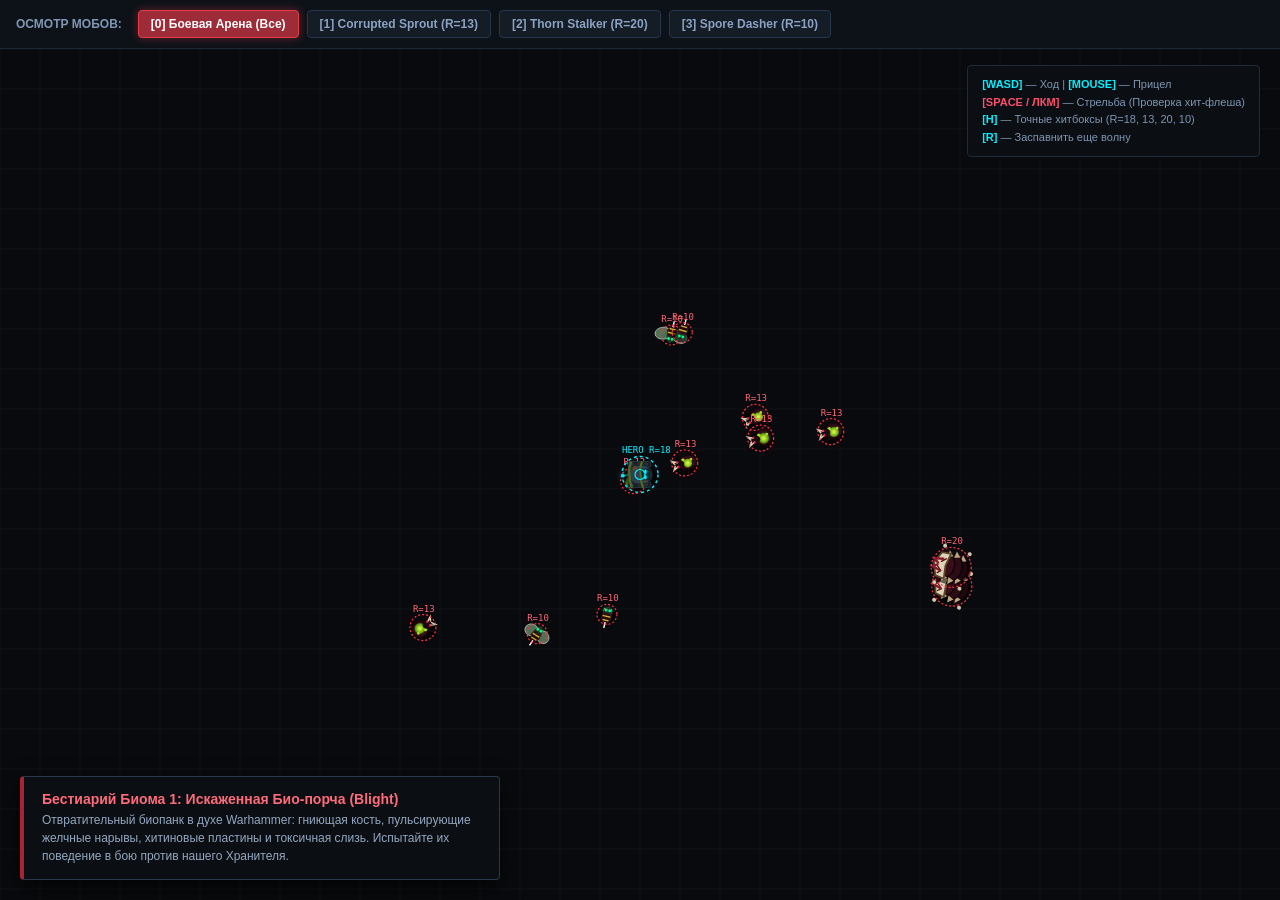
<file: custodian_test.html>
<!DOCTYPE html>
<html lang="ru">
<head>
  <meta charset="UTF-8">
  <title>PROJECT CUSTODIAN — Step 2: Warhammer Mobs</title>
  <style>
    * { box-sizing: border-box; }
    html, body {
      margin: 0; padding: 0; width: 100%; height: 100%;
      overflow: hidden; background: #080a0c;
      font-family: -apple-system, BlinkMacSystemFont, 'Segoe UI', Roboto, sans-serif;
      color: #c0d1e6; user-select: none;
    }
    #wrapper { position: relative; width: 100vw; height: 100vh; display: flex; flex-direction: column; }
    #nav {
      display: flex; gap: 8px; padding: 10px 16px;
      background: #0d1218; border-bottom: 1px solid #1c2633; z-index: 10;
      align-items: center;
    }
    .btn {
      background: #141c26; border: 1px solid #27364a; color: #8ba2c2;
      padding: 6px 12px; border-radius: 4px; font-size: 12px; font-weight: 600;
      cursor: pointer; transition: all 0.15s ease;
    }
    .btn:hover { background: #1c2838; color: #fff; }
    .btn.active {
      background: #9d2b38; color: #fff; border-color: #e63946;
      box-shadow: 0 0 10px rgba(230, 57, 70, 0.4);
    }
    #canvas-wrap { position: relative; flex: 1; width: 100%; height: 100%; }
    canvas { display: block; width: 100%; height: 100%; }
    #card {
      position: absolute; bottom: 20px; left: 20px;
      background: rgba(12, 16, 22, 0.94); border: 1px solid #28374a;
      border-left: 4px solid #a82435; border-radius: 4px;
      padding: 14px 18px; max-width: 480px; pointer-events: none;
      backdrop-filter: blur(8px); box-shadow: 0 8px 24px rgba(0,0,0,0.6);
    }
    #card-title { font-size: 14px; font-weight: bold; color: #ff6b7a; margin-bottom: 4px; }
    #card-desc { font-size: 12px; color: #94a7bf; line-height: 1.5; }
    #hud-right {
      position: absolute; top: 16px; right: 20px;
      background: rgba(12, 16, 22, 0.9); border: 1px solid #202b3a;
      border-radius: 4px; padding: 10px 14px; font-size: 11px; color: #7f95b0;
      pointer-events: none; line-height: 1.6;
    }
    #hud-right span { color: #00f0ff; font-weight: bold; }
    #hud-right .wh { color: #ff4d6d; font-weight: bold; }
  </style>
</head>
<body>
  <div id="wrapper">
    <div id="nav">
      <span style="font-size:12px; font-weight:bold; color:#7f97b5; margin-right:8px;">ОСМОТР МОБОВ:</span>
      <button class="btn active" id="btn-arena">[0] Боевая Арена (Все)</button>
      <button class="btn" id="btn-sprout">[1] Corrupted Sprout (R=13)</button>
      <button class="btn" id="btn-stalker">[2] Thorn Stalker (R=20)</button>
      <button class="btn" id="btn-dasher">[3] Spore Dasher (R=10)</button>
    </div>

    <div id="canvas-wrap">
      <canvas id="stage"></canvas>

      <div id="hud-right">
        <span>[WASD]</span> — Ход | <span>[MOUSE]</span> — Прицел<br>
        <span class="wh">[SPACE / ЛКМ]</span> — Стрельба (Проверка хит-флеша)<br>
        <span>[H]</span> — Точные хитбоксы (R=18, 13, 20, 10)<br>
        <span>[R]</span> — Заспавнить еще волну
      </div>

      <div id="card">
        <div id="card-title">Бестиарий Биома 1: Искаженная Био-порча (Blight)</div>
        <div id="card-desc">Отвратительный биопанк в духе Warhammer: гниющая кость, пульсирующие желчные нарывы, хитиновые пластины и токсичная слизь. Испытайте их поведение в бою против нашего Хранителя.</div>
      </div>
    </div>
  </div>

  <script>
    // =========================================================================
    // 0. ПРОЦЕДУРНЫЙ СПРАЙТ УТВЕРЖДЕННОГО ХРАНИТЕЛЯ (ВАРИАНТ №4)
    // =========================================================================
    function drawVine(ctx, pts, w = 1.6) {
      ctx.save();
      ctx.strokeStyle = '#32471e';
      ctx.lineWidth = w + 0.8;
      ctx.beginPath();
      ctx.moveTo(pts[0].x, pts[0].y + 0.6);
      for (let i = 1; i < pts.length; i++) ctx.lineTo(pts[i].x, pts[i].y + 0.6);
      ctx.stroke();

      ctx.strokeStyle = '#4e6b2c';
      ctx.lineWidth = w;
      ctx.beginPath();
      ctx.moveTo(pts[0].x, pts[0].y);
      for (let i = 1; i < pts.length; i++) ctx.lineTo(pts[i].x, pts[i].y);
      ctx.stroke();
      ctx.restore();
    }

    function drawHeroCustodian(ctx, t, moving, dashing) {
      // Траки
      [-13, 7].forEach(ty => {
        ctx.fillStyle = '#161d26';
        ctx.beginPath(); ctx.roundRect(-12, ty, 23, 6, 2.5); ctx.fill();
        ctx.strokeStyle = '#273445'; ctx.lineWidth = 1; ctx.stroke();
        [-8, -1, 6].forEach(rx => {
          ctx.fillStyle = '#42372d';
          ctx.beginPath(); ctx.arc(rx, ty + 3, 2, 0, Math.PI * 2); ctx.fill();
          ctx.fillStyle = '#222c3a';
          ctx.beginPath(); ctx.arc(rx, ty + 3, 1.2, 0, Math.PI * 2); ctx.fill();
        });
      });

      // Корпус
      ctx.fillStyle = '#2f3f52';
      ctx.strokeStyle = '#1a2430'; ctx.lineWidth = 1.4;
      ctx.beginPath(); ctx.ellipse(0, 0, 12, 10, 0, 0, Math.PI * 2); ctx.fill(); ctx.stroke();

      // Ржавчина
      ctx.fillStyle = '#5e432d';
      ctx.beginPath(); ctx.arc(-5, -6, 2.5, 0, Math.PI * 2); ctx.fill();
      ctx.beginPath(); ctx.arc(6, 6, 2, 0, Math.PI * 2); ctx.fill();

      // Антенна с пружинкой
      const antWobble = Math.sin(t * 14) * (moving ? 3.5 : 1.2);
      ctx.strokeStyle = '#60758f'; ctx.lineWidth = 1.2;
      ctx.beginPath(); ctx.moveTo(-9, 0); ctx.lineTo(-13, antWobble * 0.4); ctx.lineTo(-17, antWobble); ctx.stroke();
      ctx.fillStyle = '#00f0ff'; ctx.shadowColor = '#00f0ff'; ctx.shadowBlur = 6;
      ctx.beginPath(); ctx.arc(-17, antWobble, 1.8, 0, Math.PI * 2); ctx.fill(); ctx.shadowBlur = 0;

      // Монитор
      ctx.fillStyle = '#0c1218';
      ctx.beginPath(); ctx.roundRect(1, -6, 9.5, 12, 2.5); ctx.fill();

      // Глазки
      ctx.fillStyle = dashing ? '#ffd000' : '#00f0ff';
      ctx.shadowColor = ctx.fillStyle; ctx.shadowBlur = 5;
      const blink = Math.sin(t * 3) > 0.96 ? 0.3 : 2.1;
      ctx.beginPath();
      ctx.ellipse(5.5, -2.8, 1.3, blink, 0, 0, Math.PI * 2);
      ctx.ellipse(5.5, 2.8, 1.3, blink, 0, 0, Math.PI * 2);
      ctx.fill();
      ctx.shadowBlur = 0;

      // Лианы, шинирующие траки (Вариант №4)
      drawVine(ctx, [{x: -9, y: -13}, {x: -11, y: -5}, {x: -10, y: 7}, {x: -8, y: 13}], 2.2);
      drawVine(ctx, [{x: 2, y: -13}, {x: 0, y: -6}, {x: 1, y: 6}, {x: 3, y: 13}], 2.0);
    }

    // =========================================================================
    // 1. ПРОЦЕДУРНЫЕ СПРАЙТЫ ВРАГОВ (WARHAMMER BIOPUNK)
    // =========================================================================
    const EnemyRenderers = {

      // -----------------------------------------------------------------------
      // 1. CORRUPTED SPROUT (R = 13px) — Личинка / Паук-нарыв
      // -----------------------------------------------------------------------
      drawSprout(ctx, t, e) {
        const isHit = e.hitFlash > 0;
        const pulse = Math.sin(t * 8 + e.seed) * 0.12;

        ctx.save();
        if (isHit) {
          ctx.filter = 'brightness(2.5) drop-shadow(0 0 6px #70ff00)';
        }

        // 6 суставчатых черных лапок (шевелятся при беге)
        const legWalk = Math.sin(t * 18 + e.seed);
        ctx.strokeStyle = '#14080c';
        ctx.lineWidth = 1.6;
        ctx.lineCap = 'round';

        const legOffsets = [
          { bx: 2, by: -6, angle: -0.9 + legWalk * 0.4, len1: 6, len2: 7 },
          { bx: -2, by: -7, angle: -1.6 - legWalk * 0.4, len1: 7, len2: 8 },
          { bx: -6, by: -6, angle: -2.3 + legWalk * 0.4, len1: 6, len2: 7 },
          { bx: 2, by: 6, angle: 0.9 - legWalk * 0.4, len1: 6, len2: 7 },
          { bx: -2, by: 7, angle: 1.6 + legWalk * 0.4, len1: 7, len2: 8 },
          { bx: -6, by: 6, angle: 2.3 - legWalk * 0.4, len1: 6, len2: 7 }
        ];

        legOffsets.forEach(l => {
          ctx.beginPath();
          ctx.moveTo(l.bx, l.by);
          const kx = l.bx + Math.cos(l.angle) * l.len1;
          const ky = l.by + Math.sin(l.angle) * l.len1;
          ctx.lineTo(kx, ky);
          ctx.lineTo(kx + Math.cos(l.angle + 0.7) * l.len2, ky + Math.sin(l.angle + 0.7) * l.len2);
          ctx.stroke();
        });

        // Заднее раздутое брюшко (гниющая плоть)
        ctx.fillStyle = '#300f18';
        ctx.strokeStyle = '#1a050b';
        ctx.lineWidth = 1.3;
        ctx.beginPath();
        ctx.ellipse(-3, 0, 8.5 * (1 + pulse), 7.5 * (1 - pulse), 0, 0, Math.PI * 2);
        ctx.fill();
        ctx.stroke();

        // Огромный желчный нарыв на спине (ядовито-зеленый пузырь Нургла)
        const boilPulse = Math.sin(t * 10 + e.seed) * 0.15;
        const boilGrad = ctx.createRadialGradient(-3, -1, 1, -3, -1, 6);
        boilGrad.addColorStop(0, '#c7f43b');
        boilGrad.addColorStop(0.6, '#73a818');
        boilGrad.addColorStop(1, '#274706');
        ctx.fillStyle = boilGrad;
        ctx.beginPath();
        ctx.arc(-3, -1, 5 * (1 + boilPulse), 0, Math.PI * 2);
        ctx.fill();

        // Мелкие нарывные пузырьки
        ctx.fillStyle = '#a6df24';
        ctx.beginPath(); ctx.arc(1, 3, 1.8, 0, Math.PI * 2); ctx.fill();
        ctx.beginPath(); ctx.arc(-7, 2, 1.4, 0, Math.PI * 2); ctx.fill();

        // Головогрудь и хитиновые жвала
        ctx.fillStyle = '#1c080e';
        ctx.beginPath();
        ctx.ellipse(5, 0, 4.5, 4, 0, 0, Math.PI * 2);
        ctx.fill();

        // Зазубренные челюсти
        const jawSnap = Math.sin(t * 12) * 0.2;
        ctx.strokeStyle = '#d8cfb4'; // Гнилая кость
        ctx.lineWidth = 1.5;
        // Верхнее жвало
        ctx.beginPath(); ctx.moveTo(7, -2); ctx.lineTo(12, -4 + jawSnap * 3); ctx.lineTo(10, -1); ctx.stroke();
        // Нижнее жвало
        ctx.beginPath(); ctx.moveTo(7, 2); ctx.lineTo(12, 4 - jawSnap * 3); ctx.lineTo(10, 1); ctx.stroke();

        // Бусинки черных нечеловеческих глаз
        ctx.fillStyle = '#ff1133';
        ctx.beginPath(); ctx.arc(7, -2.5, 1.1, 0, Math.PI * 2); ctx.fill();
        ctx.beginPath(); ctx.arc(7, 2.5, 1.1, 0, Math.PI * 2); ctx.fill();

        ctx.restore();
      },

      // -----------------------------------------------------------------------
      // 2. THORN STALKER (R = 20px) — Тяжелый костяной таран-мутант
      // -----------------------------------------------------------------------
      drawStalker(ctx, t, e) {
        const isHit = e.hitFlash > 0;
        const breath = Math.sin(t * 3.5 + e.seed) * 0.06;

        ctx.save();
        if (isHit) {
          ctx.filter = 'brightness(2.3) drop-shadow(0 0 8px #ff2244)';
        }

        // 4 тяжелые бронированные лапы с шипами
        const stomp = Math.sin(t * 8 + e.seed);
        ctx.strokeStyle = '#240810';
        ctx.lineWidth = 3.5;
        ctx.lineCap = 'round';

        [
          { x: 6, y: -14 + stomp * 2, tx: 12, ty: -19 },
          { x: -8, y: -13 - stomp * 2, tx: -14, ty: -18 },
          { x: 6, y: 14 - stomp * 2, tx: 12, ty: 19 },
          { x: -8, y: 13 + stomp * 2, tx: -14, ty: 18 }
        ].forEach(leg => {
          ctx.beginPath();
          ctx.moveTo(0, 0);
          ctx.lineTo(leg.x, leg.y);
          ctx.lineTo(leg.tx, leg.ty);
          ctx.stroke();

          // Костяные наконечники-когти
          ctx.fillStyle = '#d0c8ae';
          ctx.beginPath(); ctx.arc(leg.tx, leg.ty, 2, 0, Math.PI * 2); ctx.fill();
        });

        // Массивное подбрюшье из пульсирующей плоти
        ctx.fillStyle = '#3a0c16';
        ctx.beginPath();
        ctx.ellipse(-2, 0, 14 * (1 + breath), 12, 0, 0, Math.PI * 2);
        ctx.fill();

        // Сегментированный хитиновый панцирь спины (3 тяжелые пластины)
        const plates = [
          { x: -10, rx: 7, ry: 10, color: '#1f070e' },
          { x: -3, rx: 8, ry: 12, color: '#2c0b14' },
          { x: 4, rx: 7, ry: 11, color: '#3b0e1b' }
        ];

        plates.forEach(p => {
          ctx.fillStyle = p.color;
          ctx.strokeStyle = '#0e0306';
          ctx.lineWidth = 1.5;
          ctx.beginPath();
          ctx.ellipse(p.x, 0, p.rx, p.ry, 0, 0, Math.PI * 2);
          ctx.fill();
          ctx.stroke();

          // Зазубренные шипы на каждом сегменте
          ctx.fillStyle = '#baa580'; // Старая кость
          ctx.beginPath();
          ctx.moveTo(p.x - 3, -p.ry);
          ctx.lineTo(p.x + 2, -p.ry - 5);
          ctx.lineTo(p.x + 3, -p.ry + 2);
          ctx.closePath();
          ctx.fill();

          ctx.beginPath();
          ctx.moveTo(p.x - 3, p.ry);
          ctx.lineTo(p.x + 2, p.ry + 5);
          ctx.lineTo(p.x + 3, p.ry - 2);
          ctx.closePath();
          ctx.fill();
        });

        // Громадный костяной таранный лобный щит (Cranial Crest)
        ctx.fillStyle = '#dcd3b8'; // Кость
        ctx.strokeStyle = '#5a4628';
        ctx.lineWidth = 1.8;
        ctx.beginPath();
        ctx.moveTo(18, 0);          // Острый таранный бивень
        ctx.lineTo(13, -12);        // Верхний рог
        ctx.lineTo(4, -13);         // Верхний скос
        ctx.lineTo(6, 0);           // Центральное ребро
        ctx.lineTo(4, 13);          // Нижний скос
        ctx.lineTo(13, 12);         // Нижний рог
        ctx.closePath();
        ctx.fill();
        ctx.stroke();

        // Трещины на кости и потеки сукровицы
        ctx.strokeStyle = '#5a0914';
        ctx.lineWidth = 1.2;
        ctx.beginPath();
        ctx.moveTo(14, -2); ctx.lineTo(9, -6); ctx.lineTo(12, -9);
        ctx.moveTo(11, 3); ctx.lineTo(7, 7);
        ctx.stroke();

        // Смертоносные жвала-клыки под костяным щитом
        ctx.strokeStyle = '#871a2b';
        ctx.lineWidth = 2.4;
        ctx.beginPath();
        ctx.moveTo(10, -6); ctx.lineTo(19, -4); ctx.lineTo(14, -1);
        ctx.moveTo(10, 6); ctx.lineTo(19, 4); ctx.lineTo(14, 1);
        ctx.stroke();

        ctx.restore();
      },

      // -----------------------------------------------------------------------
      // 3. SPORE DASHER (R = 10px) — Быстрый летун-трутень
      // -----------------------------------------------------------------------
      drawDasher(ctx, t, e) {
        const isHit = e.hitFlash > 0;

        ctx.save();
        if (isHit) {
          ctx.filter = 'brightness(2.5) drop-shadow(0 0 6px #ffff00)';
        }

        // Высокочастотные размытые крылья (Tyranid Gargoyle / Hornet)
        const wingFlap = Math.sin(t * 55 + e.seed);
        ctx.fillStyle = 'rgba(180, 240, 180, 0.45)';
        ctx.strokeStyle = 'rgba(255, 255, 255, 0.6)';
        ctx.lineWidth = 0.8;

        // Верхнее крыло
        ctx.beginPath();
        ctx.ellipse(0, -9 * wingFlap, 6, 9 * Math.abs(wingFlap), -0.3, 0, Math.PI * 2);
        ctx.fill(); ctx.stroke();

        // Нижнее крыло
        ctx.beginPath();
        ctx.ellipse(0, 9 * wingFlap, 6, 9 * Math.abs(wingFlap), 0.3, 0, Math.PI * 2);
        ctx.fill(); ctx.stroke();

        // Стреловидное тело осы
        ctx.fillStyle = '#26060f';
        ctx.strokeStyle = '#470f1e';
        ctx.lineWidth = 1.2;

        // Брюшко с полосами
        ctx.beginPath();
        ctx.moveTo(-11, 0);       // Острие жала
        ctx.lineTo(-4, -4.5);
        ctx.lineTo(3, -3.5);
        ctx.lineTo(8, 0);         // Острие головы
        ctx.lineTo(3, 3.5);
        ctx.lineTo(-4, 4.5);
        ctx.closePath();
        ctx.fill();
        ctx.stroke();

        // Желтые ядовитые предупреждающие сегменты на брюшке
        ctx.strokeStyle = '#c4b223';
        ctx.lineWidth = 1.4;
        ctx.beginPath();
        ctx.moveTo(-2, -4); ctx.lineTo(-2, 4);
        ctx.moveTo(-6, -3); ctx.lineTo(-6, 3);
        ctx.stroke();

        // Хитиновая игла-жало
        ctx.strokeStyle = '#ffffff';
        ctx.lineWidth = 1.4;
        ctx.beginPath();
        ctx.moveTo(-8, 0); ctx.lineTo(-14, 0);
        ctx.stroke();

        // Фасеточный выпуклый глаз
        ctx.fillStyle = '#00ff88';
        ctx.shadowColor = '#00ff88';
        ctx.shadowBlur = 4;
        ctx.beginPath(); ctx.arc(4, -1.8, 1.4, 0, Math.PI * 2); ctx.fill();
        ctx.beginPath(); ctx.arc(4, 1.8, 1.4, 0, Math.PI * 2); ctx.fill();
        ctx.shadowBlur = 0;

        ctx.restore();
      }
    };

    // =========================================================================
    // 2. ИГРОВАЯ СИМУЛЯЦИЯ И АРЕНА
    // =========================================================================
    const canvas = document.getElementById('stage');
    const ctx = canvas.getContext('2d');
    const cardTitle = document.getElementById('card-title');
    const cardDesc = document.getElementById('card-desc');

    let showHitboxes = true;
    let inspectMode = 0; // 0: арена, 1: Sprout, 2: Stalker, 3: Dasher

    function resize() {
      canvas.width = canvas.parentElement.clientWidth;
      canvas.height = canvas.parentElement.clientHeight;
    }
    window.addEventListener('resize', resize);
    resize();

    // Герой
    const hero = {
      x: canvas.width / 2,
      y: canvas.height / 2,
      angle: 0,
      r: 18,
      speed: 2.7,
      moving: false,
      isDashing: false
    };

    // Пули героя
    const bullets = [];
    function shootBullet() {
      const spd = 9;
      bullets.push({
        x: hero.x + Math.cos(hero.angle) * 16,
        y: hero.y + Math.sin(hero.angle) * 16,
        vx: Math.cos(hero.angle) * spd,
        vy: Math.sin(hero.angle) * spd,
        life: 1.2
      });
    }

    // Брызги токсичной жижи при ранении
    const bloodParticles = [];
    function spawnBlood(x, y, color = '#78b820') {
      for (let i = 0; i < 7; i++) {
        const ang = Math.random() * Math.PI * 2;
        const spd = 30 + Math.random() * 80;
        bloodParticles.push({
          x, y,
          vx: Math.cos(ang) * spd,
          vy: Math.sin(ang) * spd,
          color,
          size: 2 + Math.random() * 2,
          life: 0.4 + Math.random() * 0.3
        });
      }
    }

    // Мобы
    const enemies = [];
    function spawnWave() {
      enemies.length = 0;
      // 1. Sprout (R=13)
      for (let i = 0; i < 6; i++) {
        enemies.push({
          type: 'sprout', r: 13,
          x: hero.x + (Math.random() - 0.5) * 600,
          y: hero.y + (Math.random() - 0.5) * 450,
          angle: 0, speed: 1.4 + Math.random() * 0.5,
          hp: 3, hitFlash: 0, seed: Math.random() * 10
        });
      }
      // 2. Stalker (R=20)
      for (let i = 0; i < 2; i++) {
        enemies.push({
          type: 'stalker', r: 20,
          x: hero.x + (Math.random() > 0.5 ? 350 : -350),
          y: hero.y + (Math.random() - 0.5) * 300,
          angle: 0, speed: 0.9,
          hp: 12, hitFlash: 0, seed: Math.random() * 10
        });
      }
      // 3. Dasher (R=10)
      for (let i = 0; i < 4; i++) {
        enemies.push({
          type: 'dasher', r: 10,
          x: hero.x + (Math.random() - 0.5) * 500,
          y: hero.y + (Math.random() > 0.5 ? 280 : -280),
          angle: 0, speed: 3.2,
          hp: 2, hitFlash: 0, seed: Math.random() * 10,
          dashTimer: Math.random() * 2
        });
      }
    }
    spawnWave();

    // Управление
    const keys = {};
    const mouse = { x: hero.x, y: hero.y };
    let isMouseDown = false;
    let shootCooldown = 0;

    window.addEventListener('keydown', e => {
      keys[e.key.toLowerCase()] = true;
      if (e.key.toLowerCase() === 'h') showHitboxes = !showHitboxes;
      if (e.key.toLowerCase() === 'r') spawnWave();
      if (e.key === '0') setInspect(0);
      if (e.key === '1') setInspect(1);
      if (e.key === '2') setInspect(2);
      if (e.key === '3') setInspect(3);
      if (e.code === 'Space') isMouseDown = true;
    });

    window.addEventListener('keyup', e => {
      keys[e.key.toLowerCase()] = false;
      if (e.code === 'Space') isMouseDown = false;
    });

    canvas.addEventListener('mousedown', () => isMouseDown = true);
    window.addEventListener('mouseup', () => isMouseDown = false);
    canvas.addEventListener('mousemove', e => {
      const rect = canvas.getBoundingClientRect();
      mouse.x = e.clientX - rect.left;
      mouse.y = e.clientY - rect.top;
    });

    // Кнопки навигации
    const navBtns = [
      document.getElementById('btn-arena'),
      document.getElementById('btn-sprout'),
      document.getElementById('btn-stalker'),
      document.getElementById('btn-dasher')
    ];

    function setInspect(mode) {
      inspectMode = mode;
      navBtns.forEach((b, i) => b.classList.toggle('active', i === mode));

      if (mode === 0) {
        cardTitle.textContent = "Бестиарий Биома 1: Арена выживания";
        cardDesc.textContent = "Все 3 типа мобов охотятся за Хранителем. Проверьте регистрацию хитбоксов и хит-флеш в бою.";
      } else if (mode === 1) {
        cardTitle.textContent = "1. Corrupted Sprout (Hitbox Radius: 13px)";
        cardDesc.textContent = "Слабый зараженный нарост/паукообразная личинка. Быстро перебирает шестью суставчатыми ножками, пульсирует зеленой желчью Нургла.";
      } else if (mode === 2) {
        cardTitle.textContent = "2. Thorn Stalker (Hitbox Radius: 20px)";
        cardDesc.textContent = "Тяжелый бронированный монстр-таран. Массивный лобный костяной щит с трещинами, шипованный панцирь и сокрушительные жвала.";
      } else if (mode === 3) {
        cardTitle.textContent = "3. Spore Dasher (Hitbox Radius: 10px)";
        cardDesc.textContent = "Стремительный летун/мутант. Вибрирующие прозрачные крылья, стреловидное хитиновое тело и ядовитое жало с токсичными спорами.";
      }
    }

    navBtns.forEach((b, i) => b.addEventListener('click', () => setInspect(i)));

    // =========================================================================
    // 3. ОСНОВНОЙ ЦИКЛ ОБНОВЛЕНИЯ И РЕНДЕРА
    // =========================================================================
    let lastTime = performance.now();

    function loop(now) {
      const dt = Math.min((now - lastTime) / 1000, 0.1);
      lastTime = now;
      const t = now / 1000;

      // 1. Движение Хранителя
      let dx = 0, dy = 0;
      if (keys['w'] || keys['ц'] || keys['arrowup']) dy -= 1;
      if (keys['s'] || keys['ы'] || keys['arrowdown']) dy += 1;
      if (keys['a'] || keys['ф'] || keys['arrowleft']) dx -= 1;
      if (keys['d'] || keys['в'] || keys['arrowright']) dx += 1;

      hero.moving = dx !== 0 || dy !== 0;
      if (hero.moving) {
        const len = Math.hypot(dx, dy);
        hero.x += (dx / len) * hero.speed;
        hero.y += (dy / len) * hero.speed;
      }
      hero.x = Math.max(30, Math.min(canvas.width - 30, hero.x));
      hero.y = Math.max(30, Math.min(canvas.height - 30, hero.y));

      // Прицеливание
      const targetAngle = Math.atan2(mouse.y - hero.y, mouse.x - hero.x);
      let diff = targetAngle - hero.angle;
      while (diff < -Math.PI) diff += Math.PI * 2;
      while (diff > Math.PI) diff -= Math.PI * 2;
      hero.angle += diff * 0.25;

      // Стрельба
      shootCooldown -= dt;
      if (isMouseDown && shootCooldown <= 0) {
        shootBullet();
        shootCooldown = 0.16;
      }

      // Пули
      for (let i = bullets.length - 1; i >= 0; i--) {
        const b = bullets[i];
        b.x += b.vx;
        b.y += b.vy;
        b.life -= dt;
        if (b.life <= 0) { bullets.splice(i, 1); continue; }

        // Проверка столкновений с мобами по точному радиусу хитбокса
        for (let j = 0; j < enemies.length; j++) {
          const e = enemies[j];
          const dist = Math.hypot(b.x - e.x, b.y - e.y);
          if (dist < e.r + 3) {
            e.hp -= 1;
            e.hitFlash = 0.12;
            spawnBlood(b.x, b.y, e.type === 'sprout' ? '#a6df24' : '#881020');
            bullets.splice(i, 1);
            if (e.hp <= 0) {
              spawnBlood(e.x, e.y, '#90e020');
              enemies.splice(j, 1);
            }
            break;
          }
        }
      }

      // Частицы крови
      for (let i = bloodParticles.length - 1; i >= 0; i--) {
        const p = bloodParticles[i];
        p.x += p.vx * dt;
        p.y += p.vy * dt;
        p.life -= dt;
        if (p.life <= 0) bloodParticles.splice(i, 1);
      }

      // AI и физика мобов
      enemies.forEach(e => {
        if (e.hitFlash > 0) e.hitFlash -= dt;

        // Вектор к игроку
        const toPlayerX = hero.x - e.x;
        const toPlayerY = hero.y - e.y;
        const dist = Math.hypot(toPlayerX, toPlayerY);

        if (inspectMode === 0) {
          // Обычное преследование
          e.angle = Math.atan2(toPlayerY, toPlayerX);
          if (dist > e.r + hero.r) {
            e.x += Math.cos(e.angle) * e.speed;
            e.y += Math.sin(e.angle) * e.speed;
          }
        }
      });

      // -----------------------------------------------------------------------
      // 2. ОТРИСОВКА
      // -----------------------------------------------------------------------
      ctx.fillStyle = '#080a0d';
      ctx.fillRect(0, 0, canvas.width, canvas.height);

      // Техническая арена
      ctx.strokeStyle = 'rgba(255, 255, 255, 0.03)';
      ctx.lineWidth = 1;
      for (let x = 0; x < canvas.width; x += 40) {
        ctx.beginPath(); ctx.moveTo(x, 0); ctx.lineTo(x, canvas.height); ctx.stroke();
      }
      for (let y = 0; y < canvas.height; y += 40) {
        ctx.beginPath(); ctx.moveTo(0, y); ctx.lineTo(canvas.width, y); ctx.stroke();
      }

      // Пятна слизи на полу
      bloodParticles.forEach(p => {
        ctx.fillStyle = p.color;
        ctx.beginPath(); ctx.arc(p.x, p.y, p.size, 0, Math.PI * 2); ctx.fill();
      });

      // Пули игрока
      ctx.fillStyle = '#00f0ff';
      ctx.shadowColor = '#00f0ff'; ctx.shadowBlur = 8;
      bullets.forEach(b => {
        ctx.beginPath(); ctx.arc(b.x, b.y, 2.5, 0, Math.PI * 2); ctx.fill();
      });
      ctx.shadowBlur = 0;

      // РЕЖИМ 0: ОБЩАЯ БОЕВАЯ АРЕНА
      if (inspectMode === 0) {
        // Мобы
        enemies.forEach(e => {
          ctx.save();
          ctx.translate(e.x, e.y);

          // Тень
          ctx.fillStyle = 'rgba(0, 0, 0, 0.55)';
          ctx.beginPath(); ctx.ellipse(0, 3, e.r, e.r * 0.7, 0, 0, Math.PI * 2); ctx.fill();

          ctx.rotate(e.angle);

          if (e.type === 'sprout') EnemyRenderers.drawSprout(ctx, t, e);
          else if (e.type === 'stalker') EnemyRenderers.drawStalker(ctx, t, e);
          else if (e.type === 'dasher') EnemyRenderers.drawDasher(ctx, t, e);
          ctx.restore();

          // Оверлей хитбокса
          if (showHitboxes) {
            ctx.save();
            ctx.translate(e.x, e.y);
            ctx.strokeStyle = '#ff3344';
            ctx.setLineDash([2, 2]); ctx.lineWidth = 1.2;
            ctx.beginPath(); ctx.arc(0, 0, e.r, 0, Math.PI * 2); ctx.stroke();
            ctx.fillStyle = '#ff6677'; ctx.font = '9px monospace';
            ctx.fillText(`R=${e.r}`, -10, -e.r - 3);
            ctx.restore();
          }
        });

        // Хранитель
        ctx.save();
        ctx.translate(hero.x, hero.y);
        ctx.fillStyle = 'rgba(0, 0, 0, 0.55)';
        ctx.beginPath(); ctx.ellipse(0, 2, 16, 12, 0, 0, Math.PI * 2); ctx.fill();
        ctx.rotate(hero.angle);
        drawHeroCustodian(ctx, t, hero.moving, false);
        ctx.restore();

        // Хитбокс героя
        if (showHitboxes) {
          ctx.save();
          ctx.translate(hero.x, hero.y);
          ctx.strokeStyle = '#00f0ff';
          ctx.setLineDash([3, 3]); ctx.lineWidth = 1.4;
          ctx.beginPath(); ctx.arc(0, 0, hero.r, 0, Math.PI * 2); ctx.stroke();
          ctx.fillStyle = '#00f0ff'; ctx.font = '9px monospace';
          ctx.fillText(`HERO R=${hero.r}`, -18, -hero.r - 4);
          ctx.restore();
        }

      } else {
        // РЕЖИМ 1-3: КРУПНЫЙ ПЛАН (INSPECTION CLOSE-UP С МАСШТАБОМ x3)
        const cx = canvas.width / 2;
        const cy = canvas.height / 2;
        const dummyE = { hitFlash: 0, seed: 1.5 };

        ctx.save();
        ctx.translate(cx, cy);
        ctx.scale(3, 3); // Увеличение в 3 раза для рассмотрения каждой детали

        // Вращение для осмотра
        ctx.rotate(t * 0.5);

        if (inspectMode === 1) {
          EnemyRenderers.drawSprout(ctx, t, dummyE);
          if (showHitboxes) {
            ctx.strokeStyle = '#ff3344'; ctx.lineWidth = 1; ctx.setLineDash([2, 2]);
            ctx.beginPath(); ctx.arc(0, 0, 13, 0, Math.PI * 2); ctx.stroke();
          }
        } else if (inspectMode === 2) {
          EnemyRenderers.drawStalker(ctx, t, dummyE);
          if (showHitboxes) {
            ctx.strokeStyle = '#ff3344'; ctx.lineWidth = 1; ctx.setLineDash([2, 2]);
            ctx.beginPath(); ctx.arc(0, 0, 20, 0, Math.PI * 2); ctx.stroke();
          }
        } else if (inspectMode === 3) {
          EnemyRenderers.drawDasher(ctx, t, dummyE);
          if (showHitboxes) {
            ctx.strokeStyle = '#ff3344'; ctx.lineWidth = 1; ctx.setLineDash([2, 2]);
            ctx.beginPath(); ctx.arc(0, 0, 10, 0, Math.PI * 2); ctx.stroke();
          }
        }

        ctx.restore();
      }

      // Прицел
      ctx.strokeStyle = '#00f0ff';
      ctx.lineWidth = 1.2;
      ctx.beginPath(); ctx.arc(mouse.x, mouse.y, 5, 0, Math.PI * 2); ctx.stroke();

      requestAnimationFrame(loop);
    }
    requestAnimationFrame(loop);
  </script>
</body>
</html>
</file>
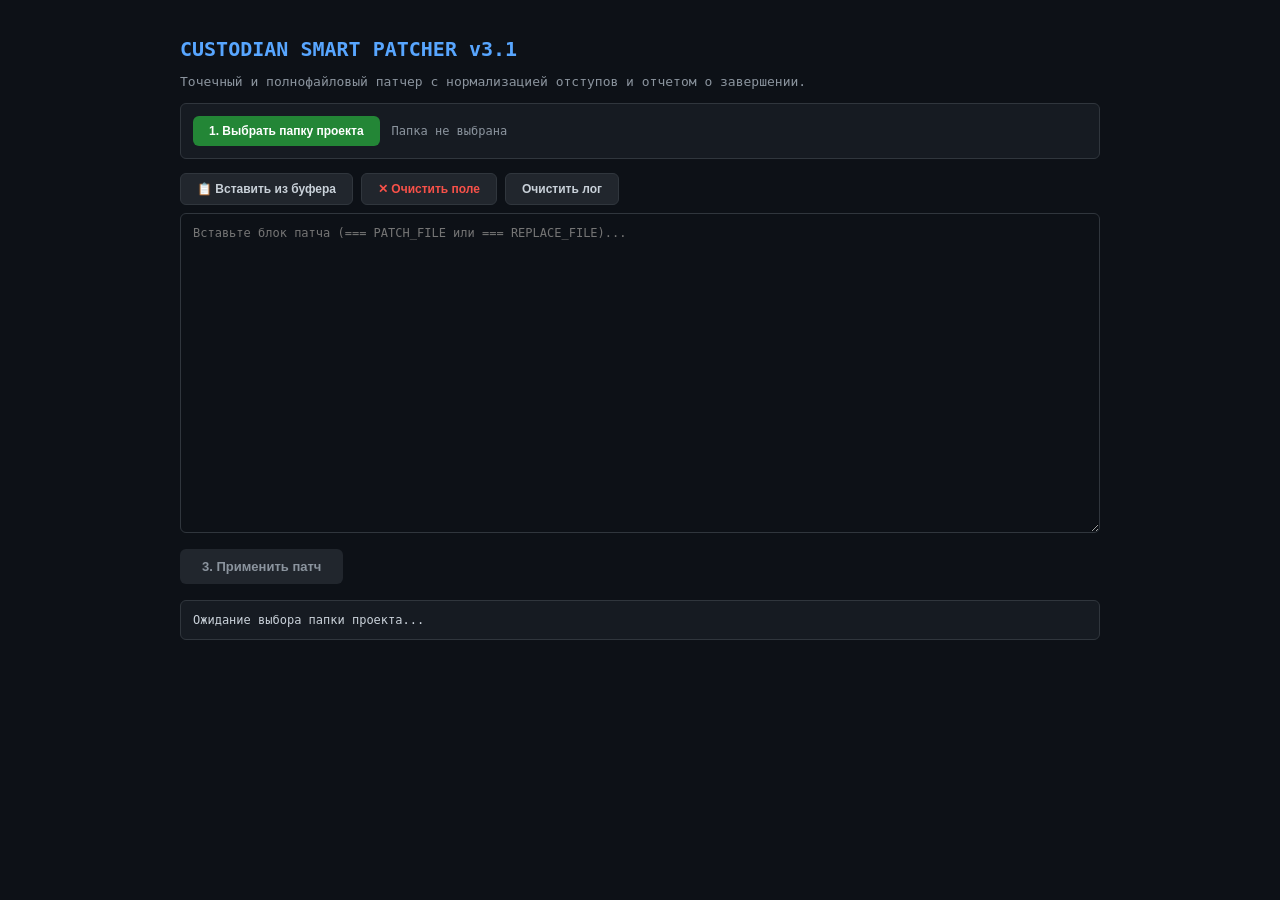
<file: patcher.html>
<!DOCTYPE html>
<html lang="ru">
<head>
  <meta charset="UTF-8">
  <title>Project Custodian — Smart Patcher v3.1</title>
  <style>
    body {
      background-color: #0d1117;
      color: #c9d1d9;
      font-family: -apple-system, BlinkMacSystemFont, "Segoe UI", monospace;
      padding: 24px;
      margin: 0;
    }
    .container { max-width: 920px; margin: 0 auto; }
    h1 { color: #58a6ff; font-size: 20px; margin-bottom: 6px; }
    p { font-size: 13px; color: #8b949e; margin-bottom: 14px; }
    .folder-bar {
      display: flex;
      align-items: center;
      gap: 12px;
      background: #161b22;
      padding: 12px;
      border-radius: 6px;
      border: 1px solid #30363d;
      margin-bottom: 14px;
    }
    .toolbar { display: flex; gap: 8px; margin-bottom: 8px; }
    button {
      background: #238636;
      color: #fff;
      border: none;
      padding: 8px 16px;
      border-radius: 6px;
      font-weight: bold;
      cursor: pointer;
      font-size: 12px;
      transition: background 0.15s, transform 0.05s;
    }
    button:hover { background: #2ea043; }
    button:active { transform: scale(0.98); }
    button:disabled { background: #21262d; color: #8b949e; cursor: not-allowed; }
    .btn-secondary { background: #21262d; color: #c9d1d9; border: 1px solid #30363d; }
    .btn-secondary:hover { background: #30363d; color: #fff; }
    .btn-danger { background: #21262d; color: #f85149; border: 1px solid #30363d; }
    .btn-danger:hover { background: #b62324; color: #fff; }
    textarea {
      width: 100%;
      height: 320px;
      background: #0d1117;
      color: #7ee787;
      border: 1px solid #30363d;
      border-radius: 6px;
      padding: 12px;
      font-family: monospace;
      font-size: 12px;
      box-sizing: border-box;
      resize: vertical;
    }
    .actions-bar {
      display: flex;
      justify-content: space-between;
      align-items: center;
      margin-top: 12px;
    }
    #log {
      margin-top: 16px;
      background: #161b22;
      border: 1px solid #30363d;
      padding: 12px;
      border-radius: 6px;
      font-size: 12px;
      max-height: 240px;
      overflow-y: auto;
      white-space: pre-wrap;
    }
    .log-success { color: #3fb950; }
    .log-err { color: #f85149; font-weight: bold; }
    .log-info { color: #58a6ff; }
    .log-finish {
      color: #f0883e;
      font-weight: bold;
      border-top: 1px dashed #30363d;
      padding-top: 6px;
      margin-top: 6px;
    }
  </style>
</head>
<body>
  <div class="container">
    <h1>CUSTODIAN SMART PATCHER v3.1</h1>
    <p>Точечный и полнофайловый патчер с нормализацией отступов и отчетом о завершении.</p>

    <div class="folder-bar">
      <button id="btnSelectDir">1. Выбрать папку проекта</button>
      <span id="folderStatus" style="font-size: 12px; color: #8b949e;">Папка не выбрана</span>
    </div>

    <div class="toolbar">
      <button id="btnPasteClipboard" class="btn-secondary">📋 Вставить из буфера</button>
      <button id="btnClearInput" class="btn-danger">✕ Очистить поле</button>
      <button id="btnClearLog" class="btn-secondary">Очистить лог</button>
    </div>

    <textarea id="patchInput" placeholder="Вставьте блок патча (=== PATCH_FILE или === REPLACE_FILE)..."></textarea>

    <div class="actions-bar">
      <button id="btnApply" disabled style="padding: 10px 22px; font-size: 13px;">3. Применить патч</button>
      <span id="patchSummary" style="font-size: 12px; color: #8b949e;"></span>
    </div>

    <div id="log">Ожидание выбора папки проекта...</div>
  </div>

  <script>
    let rootHandle = null;
    const logEl = document.getElementById('log');
    const folderStatus = document.getElementById('folderStatus');
    const btnApply = document.getElementById('btnApply');
    const patchInput = document.getElementById('patchInput');
    const patchSummary = document.getElementById('patchSummary');

    function log(msg, type = 'info') {
      const cls = type === 'err' ? 'log-err' : (type === 'success' ? 'log-success' : (type === 'finish' ? 'log-finish' : 'log-info'));
      logEl.innerHTML += `<div class="${cls}">[${new Date().toLocaleTimeString()}] ${msg}</div>`;
      logEl.scrollTop = logEl.scrollHeight;
    }

    document.getElementById('btnSelectDir').addEventListener('click', async () => {
      try {
        rootHandle = await window.showDirectoryPicker({ mode: 'readwrite' });
        folderStatus.textContent = `Папка: ${rootHandle.name}`;
        folderStatus.style.color = '#3fb950';
        btnApply.disabled = false;
        log(`Папка "${rootHandle.name}" подключена успешно!`, 'success');
      } catch (e) {
        log(`Ошибка выбора папки: ${e.message}`, 'err');
      }
    });

    document.getElementById('btnClearInput').addEventListener('click', () => {
      patchInput.value = '';
      patchSummary.textContent = '';
      log('Поле ввода очищено.', 'info');
    });

    document.getElementById('btnClearLog').addEventListener('click', () => {
      logEl.innerHTML = '';
      log('Лог очищен.', 'info');
    });

    document.getElementById('btnPasteClipboard').addEventListener('click', async () => {
      try {
        const text = await navigator.clipboard.readText();
        patchInput.value = text;
        updateSummary();
        log('Текст вставлен из буфера обмена.', 'success');
      } catch (e) {
        log('Вставьте текст вручную (Ctrl+V).', 'err');
      }
    });

    patchInput.addEventListener('input', updateSummary);

    function updateSummary() {
      const val = patchInput.value;
      const patchOps = (val.match(/=== PATCH_FILE:/g) || []).length;
      const replaceOps = (val.match(/=== REPLACE_FILE:/g) || []).length;
      if (patchOps || replaceOps) {
        patchSummary.textContent = `Файлов к изменению: ${patchOps + replaceOps}`;
      } else {
        patchSummary.textContent = '';
      }
    }

    async function getFileHandleRecursive(path) {
      const parts = path.replace(/\\/g, '/').split('/').filter(p => p.length > 0);
      let currentDir = rootHandle;
      for (let i = 0; i < parts.length - 1; i++) {
        currentDir = await currentDir.getDirectoryHandle(parts[i], { create: false });
      }
            return await currentDir.getFileHandle(parts[parts.length - 1], { create: true });
    }

    function fuzzyReplace(source, search, replace) {
      const normSource = source.replace(/\r\n/g, '\n');
      const normSearch = search.replace(/\r\n/g, '\n').trim();
      const normReplace = replace.replace(/\r\n/g, '\n');

      if (normSource.includes(normSearch)) {
        return normSource.replace(normSearch, normReplace);
      }

      const searchLines = normSearch.split('\n').map(l => l.trim()).filter(l => l.length > 0);
      const sourceLines = normSource.split('\n');

      for (let i = 0; i <= sourceLines.length - searchLines.length; i++) {
        let match = true;
        for (let j = 0; j < searchLines.length; j++) {
          if (sourceLines[i + j].trim() !== searchLines[j]) {
            match = false;
            break;
          }
        }
        if (match) {
          sourceLines.splice(i, searchLines.length, normReplace);
          return sourceLines.join('\n');
        }
      }
      return null;
    }

    btnApply.addEventListener('click', async () => {
      if (!rootHandle) return;
      const rawText = patchInput.value.trim();
      if (!rawText) return;

      const startTime = performance.now();
      const rawBlocks = rawText.split(/(?==== (?:PATCH_FILE|REPLACE_FILE):)/g).filter(b => b.trim());

      let totalSuccess = 0;
      let totalErrors = 0;

      for (const block of rawBlocks) {
        const isFullReplace = block.startsWith('=== REPLACE_FILE:');
        const firstLineEnd = block.indexOf('\n');
        const header = block.substring(0, firstLineEnd).trim();
        const filePath = header.split(':')[1].trim();
        const body = block.substring(firstLineEnd + 1);

        log(`Обработка: ${filePath}...`, 'info');

        try {
          const fileHandle = await getFileHandleRecursive(filePath);

          if (isFullReplace) {
            const cleanContent = body.replace(/^\n+|\n+$/g, '');
            const writable = await fileHandle.createWritable();
            await writable.write(cleanContent);
            await writable.close();
            totalSuccess++;
            log(`✔ [ПОЛНАЯ ЗАМЕНА] ${filePath} успешно перезаписан!`, 'success');
            continue;
          }

          const file = await fileHandle.getFile();
          let currentContent = await file.text();
          const operations = body.split('<<< SEARCH').slice(1);
          let allOpsOk = true;

          for (const op of operations) {
            const splitPoint = op.indexOf('=== REPLACE');
            const endPoint = op.indexOf('>>>');
            if (splitPoint === -1 || endPoint === -1) continue;

            const searchPart = op.substring(0, splitPoint).replace(/^\n+|\n+$/g, '');
            const replacePart = op.substring(splitPoint + 11, endPoint).replace(/^\n+|\n+$/g, '');

            const result = fuzzyReplace(currentContent, searchPart, replacePart);
            if (result !== null) {
              currentContent = result;
              totalSuccess++;
              log(`  ✔ Блок успешно заменен в ${filePath}`, 'success');
            } else {
              allOpsOk = false;
              totalErrors++;
              log(`  ✖ ОШИБКА: Блок не найден в ${filePath}! Искали:\n${searchPart.slice(0, 100)}...`, 'err');
            }
          }

          if (allOpsOk) {
            const writable = await fileHandle.createWritable();
            await writable.write(currentContent);
            await writable.close();
            log(`✔ Все изменения сохранены в ${filePath}`, 'success');
          } else {
            log(`✖ Файл ${filePath} НЕ изменен из-за ошибок поиска!`, 'err');
          }

        } catch (err) {
          totalErrors++;
          log(`Ошибка доступа к ${filePath}: ${err.message}`, 'err');
        }
      }

      const elapsed = Math.round(performance.now() - startTime);

      if (totalErrors === 0) {
        log(`🎉 [ГОТОВО] Все файлы успешно обновлены за ${elapsed}ms! Успешных операций: ${totalSuccess}, Ошибок: 0.`, 'finish');
        const oldText = btnApply.textContent;
        btnApply.textContent = '✔ Успешно завершено!';
        btnApply.style.background = '#2ea043';
        setTimeout(() => {
          btnApply.textContent = oldText;
          btnApply.style.background = '';
        }, 2200);
      } else {
        log(`⚠ [ВНИМАНИЕ] Процесс завершен с ошибками за ${elapsed}ms. Успешно: ${totalSuccess}, Ошибок: ${totalErrors}.`, 'err');
      }
    });
  </script>
</body>
</html>
</file>
